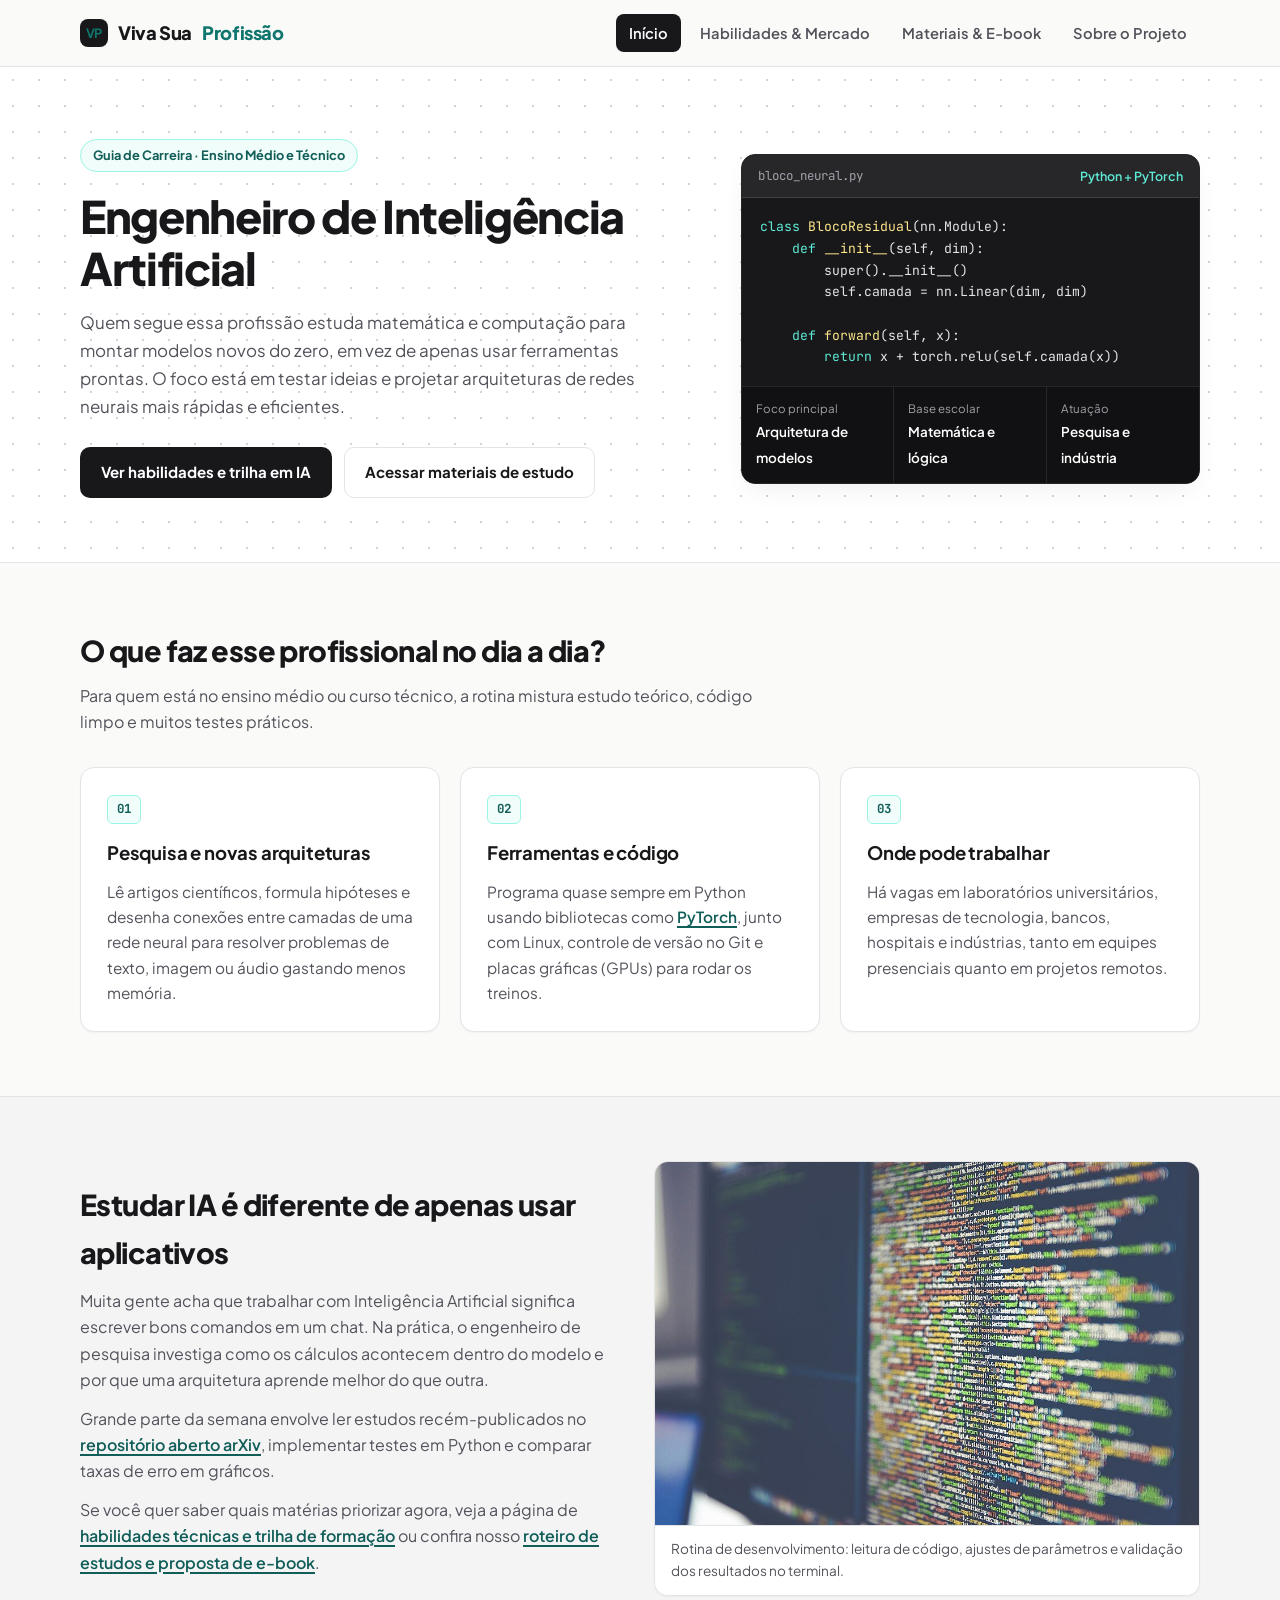
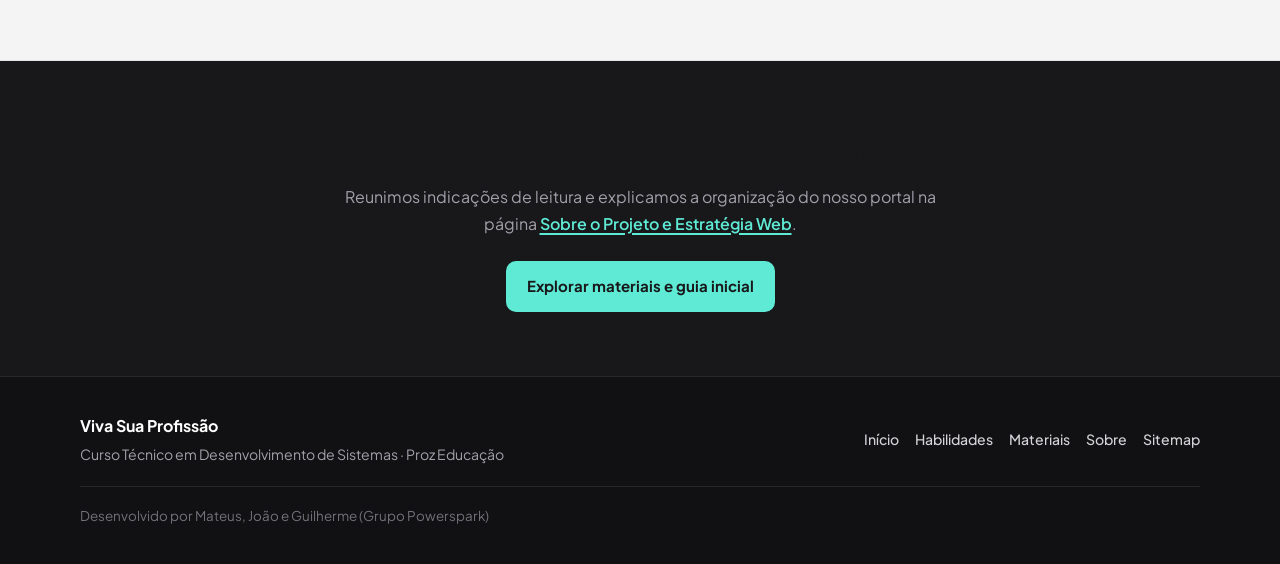
<file: index.html>
<!DOCTYPE html>
<html lang="pt-BR">
<head>
  <meta charset="UTF-8">
  <meta name="viewport" content="width=device-width, initial-scale=1.0">
  <title>Engenheiro de IA: O que Faz e Carreira | Viva Sua Profissão</title>
  <meta name="description" content="Descubra o que faz o Engenheiro de Inteligência Artificial, como projetar novas arquiteturas de IA, o mercado atual e por onde começar a estudar.">
  <link rel="preconnect" href="https://fonts.googleapis.com">
  <link rel="preconnect" href="https://fonts.gstatic.com" crossorigin>
  <link href="https://fonts.googleapis.com/css2?family=JetBrains+Mono:wght@400;600&family=Plus+Jakarta+Sans:wght@400;500;600;700;800&display=swap" rel="stylesheet">
  <link rel="stylesheet" href="css/style.css">
</head>
<body>

  <header class="topo">
    <div class="container">
      <a href="index.html" class="logo">
        <span class="logo-marca" aria-hidden="true">VP</span>
        Viva Sua <span>Profissão</span>
      </a>
      <nav aria-label="Menu principal">
        <ul class="menu">
          <li><a href="index.html" class="ativo">Início</a></li>
          <li><a href="pages/habilidades.html">Habilidades &amp; Mercado</a></li>
          <li><a href="pages/materiais.html">Materiais &amp; E-book</a></li>
          <li><a href="pages/sobre.html">Sobre o Projeto</a></li>
        </ul>
      </nav>
    </div>
  </header>

  <main>
    <section class="hero">
      <div class="container">
        <div class="hero-grid">
          <div>
            <span class="etiqueta">Guia de Carreira · Ensino Médio e Técnico</span>
            <h1>Engenheiro de Inteligência Artificial</h1>
            <p class="hero-texto">
              Quem segue essa profissão estuda matemática e computação para montar modelos novos do zero,
              em vez de apenas usar ferramentas prontas. O foco está em testar ideias e projetar arquiteturas
              de redes neurais mais rápidas e eficientes.
            </p>
            <div class="botoes-hero">
              <a href="pages/habilidades.html" class="btn btn-primario">Ver habilidades e trilha em IA</a>
              <a href="pages/materiais.html" class="btn btn-secundario">Acessar materiais de estudo</a>
            </div>
          </div>

          <aside class="painel-codigo" aria-label="Exemplo de bloco de arquitetura neural em Python">
            <div class="painel-topo">
              <span class="mono">bloco_neural.py</span>
              <strong>Python + PyTorch</strong>
            </div>
            <pre><code><span class="c-kw">class</span> <span class="c-fn">BlocoResidual</span>(nn.Module):
    <span class="c-kw">def</span> <span class="c-fn">__init__</span>(self, dim):
        super().__init__()
        self.camada = nn.Linear(dim, dim)

    <span class="c-kw">def</span> <span class="c-fn">forward</span>(self, x):
        <span class="c-kw">return</span> x + torch.relu(self.camada(x))</code></pre>
            <div class="painel-resumo">
              <div class="painel-item">
                <span>Foco principal</span>
                <strong>Arquitetura de modelos</strong>
              </div>
              <div class="painel-item">
                <span>Base escolar</span>
                <strong>Matemática e lógica</strong>
              </div>
              <div class="painel-item">
                <span>Atuação</span>
                <strong>Pesquisa e indústria</strong>
              </div>
            </div>
          </aside>
        </div>
      </div>
    </section>

    <section class="secao">
      <div class="container">
        <div class="cabecalho-secao">
          <h2>O que faz esse profissional no dia a dia?</h2>
          <p class="subtitulo">
            Para quem está no ensino médio ou curso técnico, a rotina mistura estudo teórico, código limpo e muitos testes práticos.
          </p>
        </div>

        <div class="grid-cards">
          <article class="card">
            <span class="card-indice">01</span>
            <h3>Pesquisa e novas arquiteturas</h3>
            <p>
              Lê artigos científicos, formula hipóteses e desenha conexões entre camadas de uma rede neural
              para resolver problemas de texto, imagem ou áudio gastando menos memória.
            </p>
          </article>

          <article class="card">
            <span class="card-indice">02</span>
            <h3>Ferramentas e código</h3>
            <p>
              Programa quase sempre em Python usando bibliotecas como
              <a href="https://pytorch.org/" class="link-contextual" target="_blank" rel="noopener noreferrer">PyTorch</a>,
              junto com Linux, controle de versão no Git e placas gráficas (GPUs) para rodar os treinos.
            </p>
          </article>

          <article class="card">
            <span class="card-indice">03</span>
            <h3>Onde pode trabalhar</h3>
            <p>
              Há vagas em laboratórios universitários, empresas de tecnologia, bancos, hospitais e indústrias,
              tanto em equipes presenciais quanto em projetos remotos.
            </p>
          </article>
        </div>
      </div>
    </section>

    <section class="secao secao-cinza">
      <div class="container">
        <div class="grid-duas-colunas">
          <div class="bloco-texto">
            <h2>Estudar IA é diferente de apenas usar aplicativos</h2>
            <p>
              Muita gente acha que trabalhar com Inteligência Artificial significa escrever bons comandos em
              um chat. Na prática, o engenheiro de pesquisa investiga como os cálculos acontecem dentro do
              modelo e por que uma arquitetura aprende melhor do que outra.
            </p>
            <p>
              Grande parte da semana envolve ler estudos recém-publicados no
              <a href="https://arxiv.org/list/cs.LG/recent" class="link-contextual" target="_blank" rel="noopener noreferrer">repositório aberto arXiv</a>,
              implementar testes em Python e comparar taxas de erro em gráficos.
            </p>
            <p>
              Se você quer saber quais matérias priorizar agora, veja a página de
              <a href="pages/habilidades.html" class="link-contextual">habilidades técnicas e trilha de formação</a>
              ou confira nosso <a href="pages/materiais.html" class="link-contextual">roteiro de estudos e proposta de e-book</a>.
            </p>
          </div>

          <figure class="midia-destaque">
            <img
              src="img/rotina-codigo-pesquisa.jpg"
              alt="Monitor com código fonte colorido exibido em tela escura durante sessão de programação"
              width="960"
              height="640"
              loading="lazy"
            >
            <figcaption>
              Rotina de desenvolvimento: leitura de código, ajustes de parâmetros e validação dos resultados no terminal.
            </figcaption>
          </figure>
        </div>
      </div>
    </section>

    <section class="secao secao-escura">
      <div class="container">
        <h2>Quer entender o próximo passo na área?</h2>
        <p>
          Reunimos indicações de leitura e explicamos a organização do nosso portal na página
          <a href="pages/sobre.html" class="link-contextual">Sobre o Projeto e Estratégia Web</a>.
        </p>
        <a href="pages/materiais.html" class="btn btn-primario">Explorar materiais e guia inicial</a>
      </div>
    </section>
  </main>

  <footer class="rodape">
    <div class="container">
      <div class="rodape-conteudo">
        <div>
          <p class="rodape-marca">Viva Sua Profissão</p>
          <p>Curso Técnico em Desenvolvimento de Sistemas · Proz Educação</p>
        </div>
        <ul class="rodape-links" aria-label="Links do rodapé">
          <li><a href="index.html">Início</a></li>
          <li><a href="pages/habilidades.html">Habilidades</a></li>
          <li><a href="pages/materiais.html">Materiais</a></li>
          <li><a href="pages/sobre.html">Sobre</a></li>
          <li><a href="sitemap.xml">Sitemap</a></li>
        </ul>
      </div>
      <p class="creditos">Desenvolvido por Mateus, João e Guilherme (Grupo Powerspark)</p>
    </div>
  </footer>

</body>
</html>
</file>
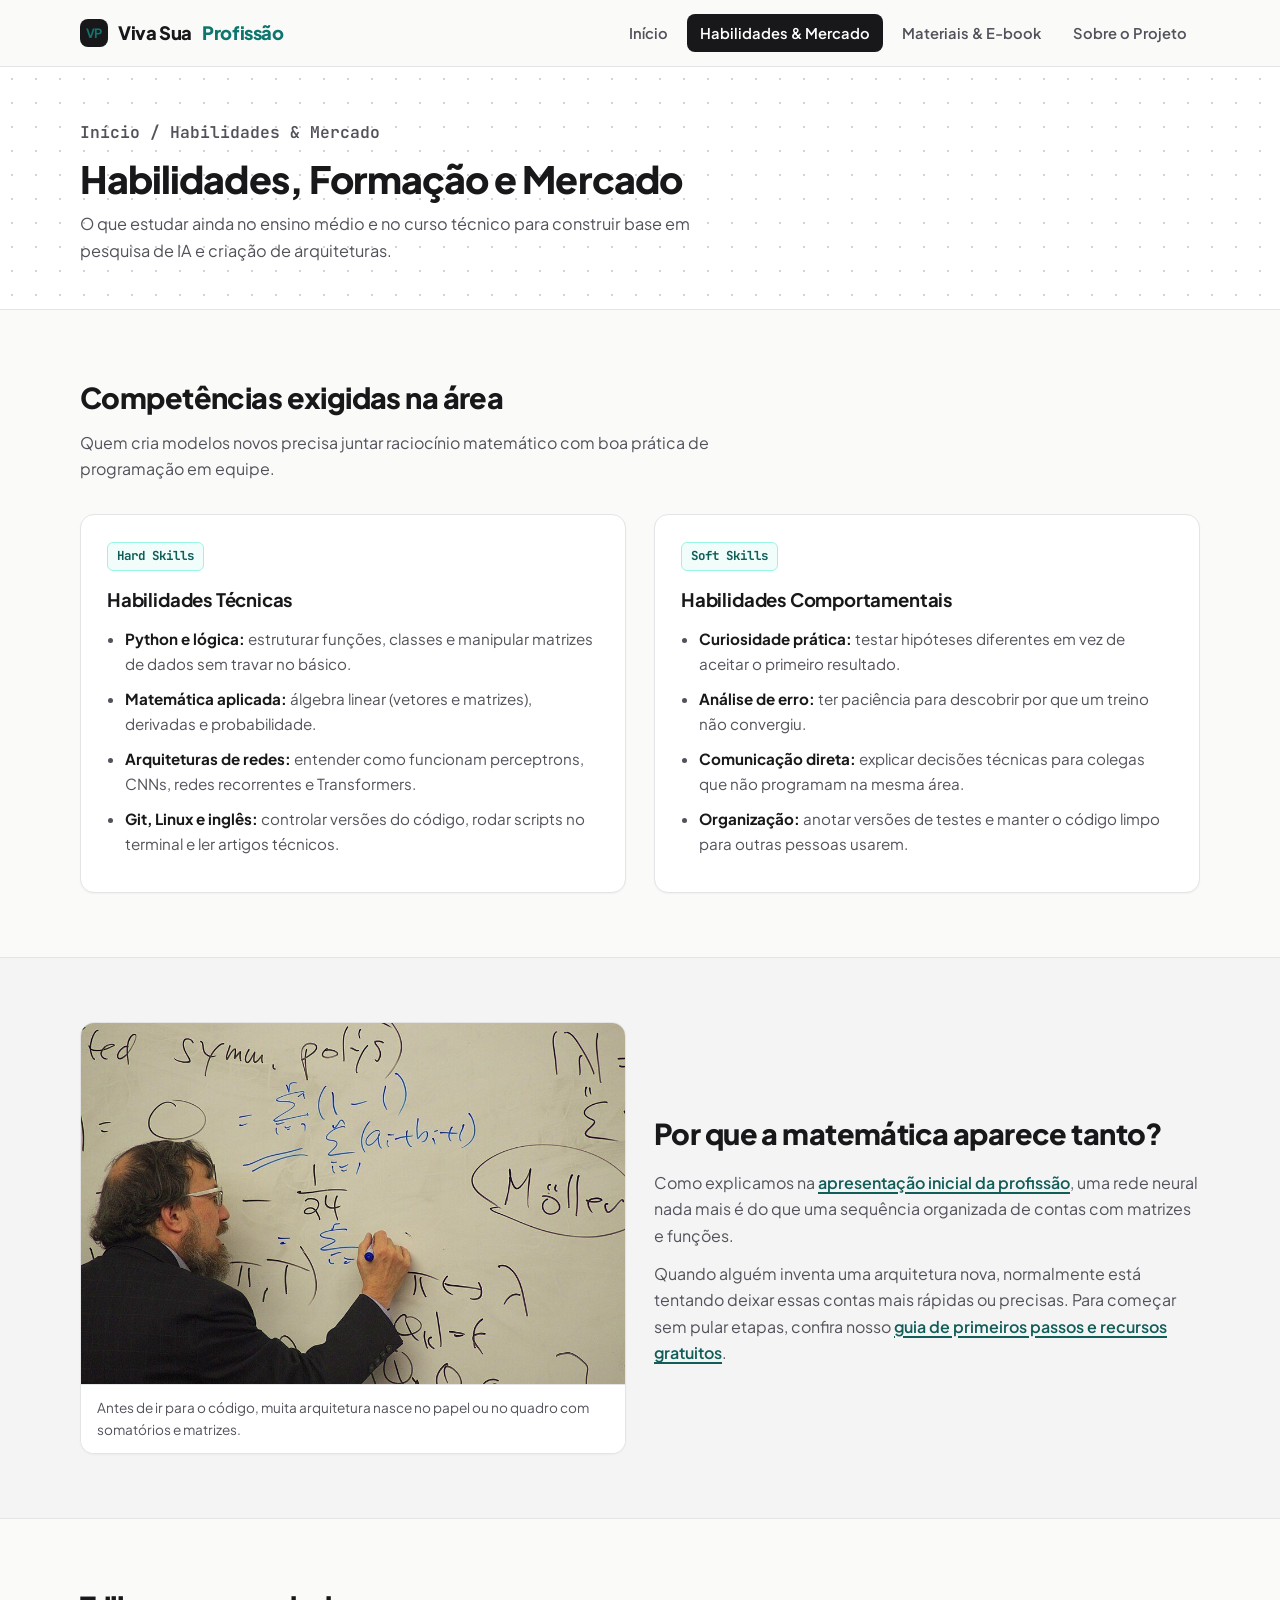
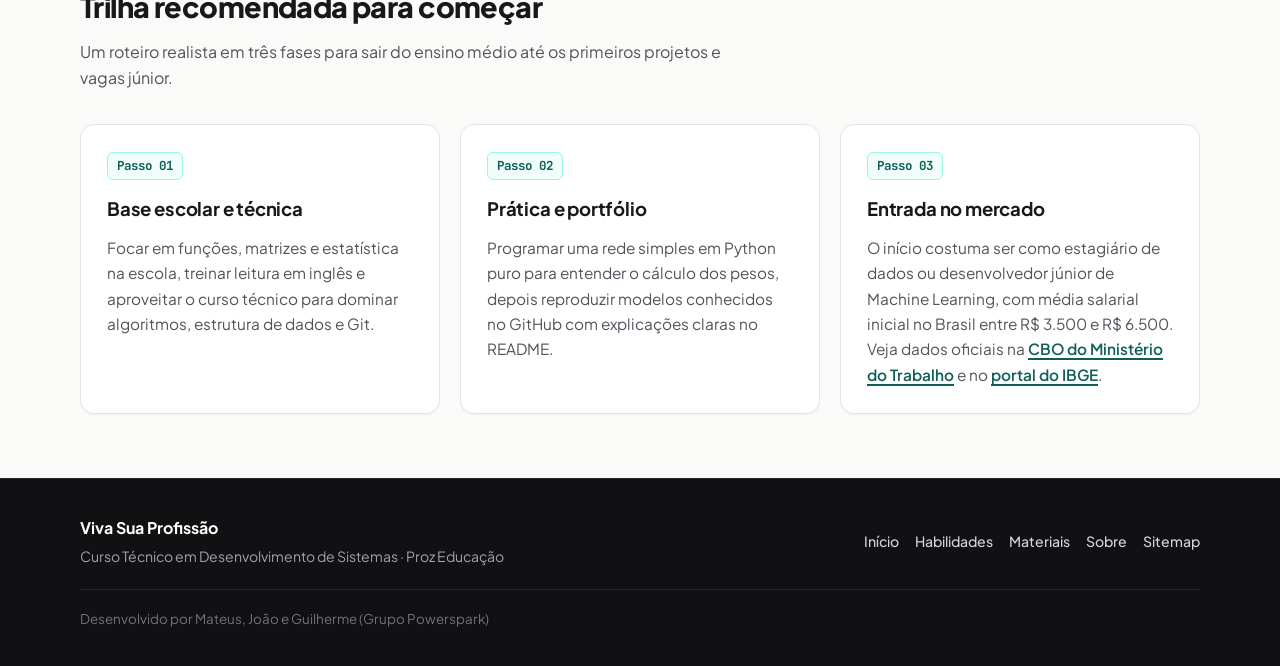
<file: pages/habilidades.html>
<!DOCTYPE html>
<html lang="pt-BR">
<head>
  <meta charset="UTF-8">
  <meta name="viewport" content="width=device-width, initial-scale=1.0">
  <title>Habilidades, Formação e Mercado de IA | Viva Sua Profissão</title>
  <meta name="description" content="Conheça as habilidades técnicas e comportamentais, a trilha de estudos, os cargos iniciais e as perspectivas do mercado para Engenheiro de IA.">
  <link rel="preconnect" href="https://fonts.googleapis.com">
  <link rel="preconnect" href="https://fonts.gstatic.com" crossorigin>
  <link href="https://fonts.googleapis.com/css2?family=JetBrains+Mono:wght@400;600&family=Plus+Jakarta+Sans:wght@400;500;600;700;800&display=swap" rel="stylesheet">
  <link rel="stylesheet" href="../css/style.css">
</head>
<body>

  <header class="topo">
    <div class="container">
      <a href="../index.html" class="logo">
        <span class="logo-marca" aria-hidden="true">VP</span>
        Viva Sua <span>Profissão</span>
      </a>
      <nav aria-label="Menu principal">
        <ul class="menu">
          <li><a href="../index.html">Início</a></li>
          <li><a href="habilidades.html" class="ativo">Habilidades &amp; Mercado</a></li>
          <li><a href="materiais.html">Materiais &amp; E-book</a></li>
          <li><a href="sobre.html">Sobre o Projeto</a></li>
        </ul>
      </nav>
    </div>
  </header>

  <main>
    <section class="cabecalho-pagina">
      <div class="container">
        <p class="trilha-pagina mono">Início / Habilidades &amp; Mercado</p>
        <h1>Habilidades, Formação e Mercado</h1>
        <p>
          O que estudar ainda no ensino médio e no curso técnico para construir base em pesquisa de IA e criação de arquiteturas.
        </p>
      </div>
    </section>

    <section class="secao">
      <div class="container">
        <div class="cabecalho-secao">
          <h2>Competências exigidas na área</h2>
          <p class="subtitulo">
            Quem cria modelos novos precisa juntar raciocínio matemático com boa prática de programação em equipe.
          </p>
        </div>

        <div class="grid-duas-colunas topo-alinhado">
          <article class="card">
            <span class="card-indice">Hard Skills</span>
            <h3>Habilidades Técnicas</h3>
            <ul class="lista-simples">
              <li><strong>Python e lógica:</strong> estruturar funções, classes e manipular matrizes de dados sem travar no básico.</li>
              <li><strong>Matemática aplicada:</strong> álgebra linear (vetores e matrizes), derivadas e probabilidade.</li>
              <li><strong>Arquiteturas de redes:</strong> entender como funcionam perceptrons, CNNs, redes recorrentes e Transformers.</li>
              <li><strong>Git, Linux e inglês:</strong> controlar versões do código, rodar scripts no terminal e ler artigos técnicos.</li>
            </ul>
          </article>

          <article class="card">
            <span class="card-indice">Soft Skills</span>
            <h3>Habilidades Comportamentais</h3>
            <ul class="lista-simples">
              <li><strong>Curiosidade prática:</strong> testar hipóteses diferentes em vez de aceitar o primeiro resultado.</li>
              <li><strong>Análise de erro:</strong> ter paciência para descobrir por que um treino não convergiu.</li>
              <li><strong>Comunicação direta:</strong> explicar decisões técnicas para colegas que não programam na mesma área.</li>
              <li><strong>Organização:</strong> anotar versões de testes e manter o código limpo para outras pessoas usarem.</li>
            </ul>
          </article>
        </div>
      </div>
    </section>

    <section class="secao secao-cinza">
      <div class="container">
        <div class="grid-duas-colunas">
          <figure class="midia-destaque">
            <img
              src="../img/matematica-quadro-pesquisa.jpg"
              alt="Pesquisador escrevendo equações e somatórios matemáticos em um quadro branco durante estudo teórico"
              width="960"
              height="636"
              loading="lazy"
            >
            <figcaption>
              Antes de ir para o código, muita arquitetura nasce no papel ou no quadro com somatórios e matrizes.
            </figcaption>
          </figure>

          <div class="bloco-texto">
            <h2>Por que a matemática aparece tanto?</h2>
            <p>
              Como explicamos na <a href="../index.html" class="link-contextual">apresentação inicial da profissão</a>,
              uma rede neural nada mais é do que uma sequência organizada de contas com matrizes e funções.
            </p>
            <p>
              Quando alguém inventa uma arquitetura nova, normalmente está tentando deixar essas contas mais
              rápidas ou precisas. Para começar sem pular etapas, confira nosso
              <a href="materiais.html" class="link-contextual">guia de primeiros passos e recursos gratuitos</a>.
            </p>
          </div>
        </div>
      </div>
    </section>

    <section class="secao">
      <div class="container">
        <div class="cabecalho-secao">
          <h2>Trilha recomendada para começar</h2>
          <p class="subtitulo">
            Um roteiro realista em três fases para sair do ensino médio até os primeiros projetos e vagas júnior.
          </p>
        </div>

        <div class="grid-cards">
          <article class="card">
            <span class="card-indice">Passo 01</span>
            <h3>Base escolar e técnica</h3>
            <p>
              Focar em funções, matrizes e estatística na escola, treinar leitura em inglês e aproveitar o curso
              técnico para dominar algoritmos, estrutura de dados e Git.
            </p>
          </article>

          <article class="card">
            <span class="card-indice">Passo 02</span>
            <h3>Prática e portfólio</h3>
            <p>
              Programar uma rede simples em Python puro para entender o cálculo dos pesos, depois reproduzir
              modelos conhecidos no GitHub com explicações claras no README.
            </p>
          </article>

          <article class="card">
            <span class="card-indice">Passo 03</span>
            <h3>Entrada no mercado</h3>
            <p>
              O início costuma ser como estagiário de dados ou desenvolvedor júnior de Machine Learning, com
              média salarial inicial no Brasil entre R$ 3.500 e R$ 6.500. Veja dados oficiais na
              <a href="https://www.gov.br/trabalho-e-emprego/pt-br/assuntos/cbo" class="link-contextual" target="_blank" rel="noopener noreferrer">CBO do Ministério do Trabalho</a>
              e no <a href="https://www.ibge.gov.br/" class="link-contextual" target="_blank" rel="noopener noreferrer">portal do IBGE</a>.
            </p>
          </article>
        </div>
      </div>
    </section>
  </main>

  <footer class="rodape">
    <div class="container">
      <div class="rodape-conteudo">
        <div>
          <p class="rodape-marca">Viva Sua Profissão</p>
          <p>Curso Técnico em Desenvolvimento de Sistemas · Proz Educação</p>
        </div>
        <ul class="rodape-links" aria-label="Links do rodapé">
          <li><a href="../index.html">Início</a></li>
          <li><a href="habilidades.html">Habilidades</a></li>
          <li><a href="materiais.html">Materiais</a></li>
          <li><a href="sobre.html">Sobre</a></li>
          <li><a href="../sitemap.xml">Sitemap</a></li>
        </ul>
      </div>
      <p class="creditos">Desenvolvido por Mateus, João e Guilherme (Grupo Powerspark)</p>
    </div>
  </footer>

</body>
</html>
</file>
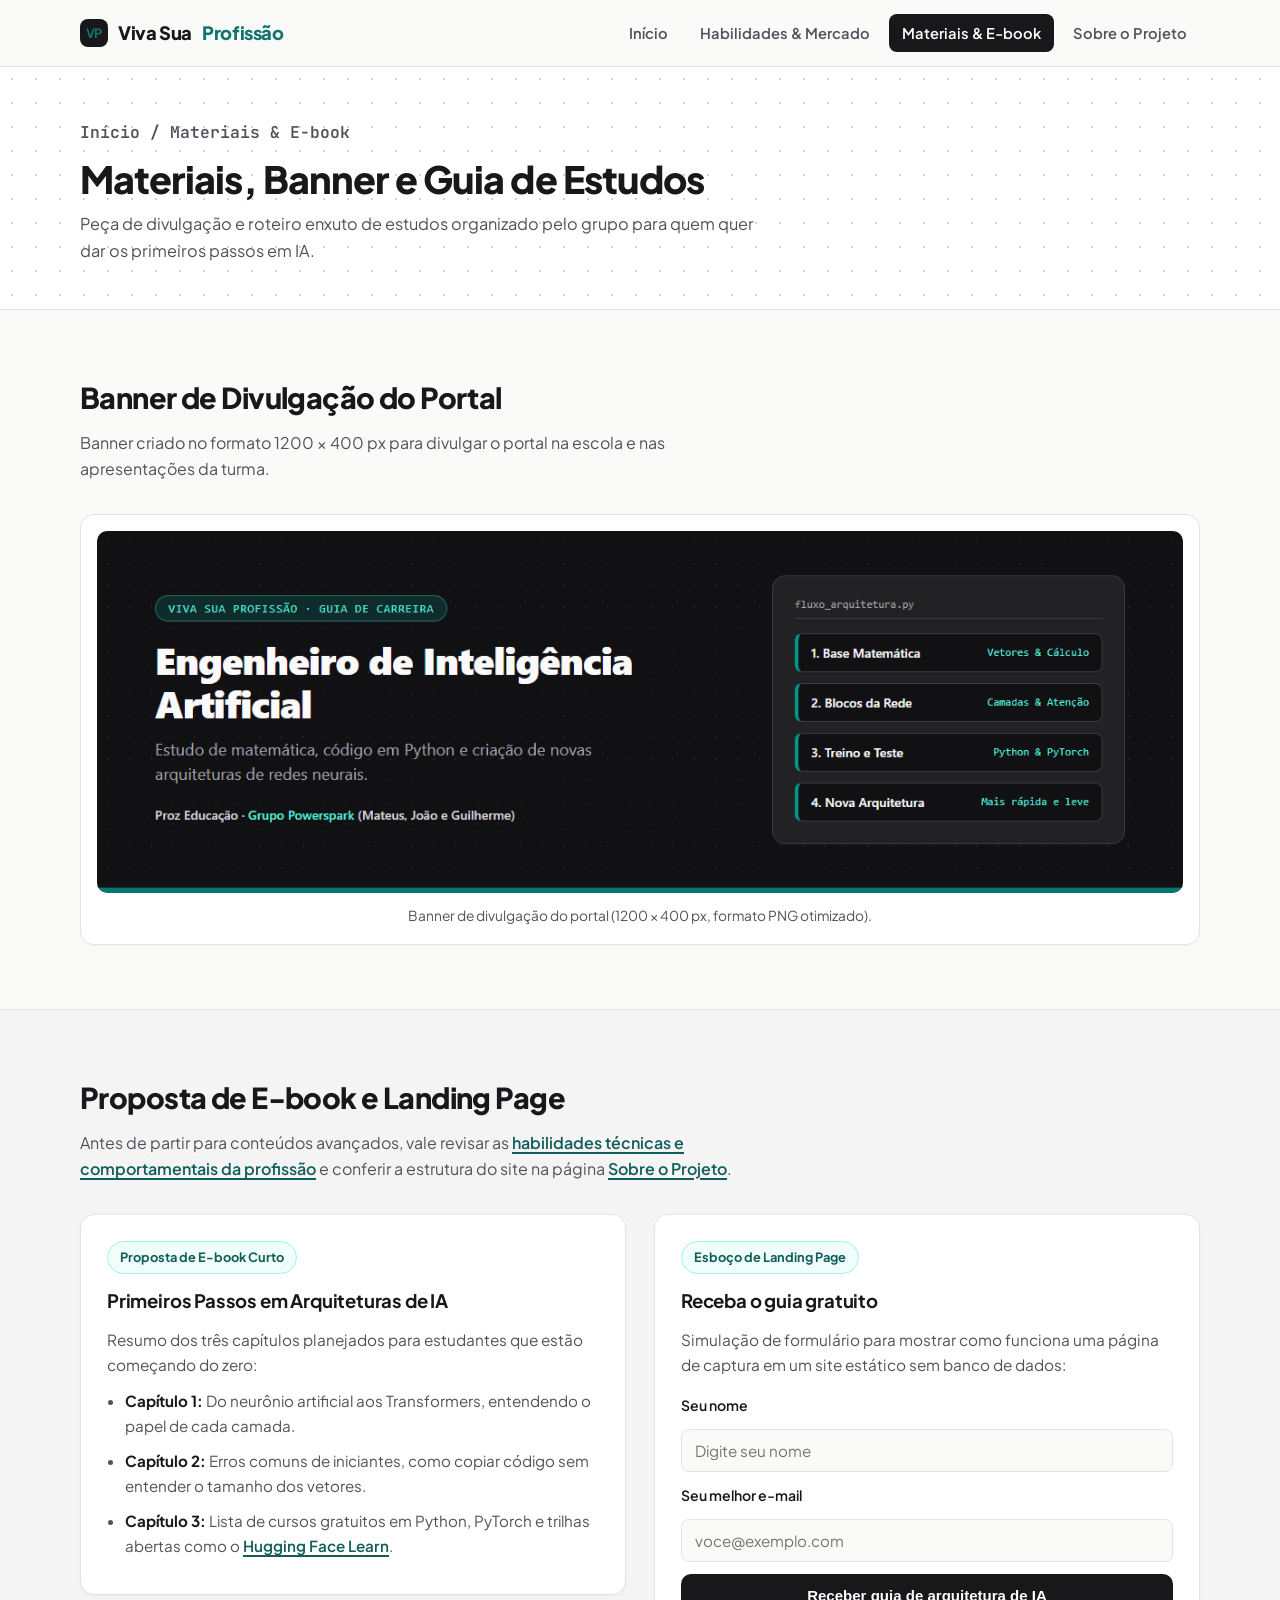
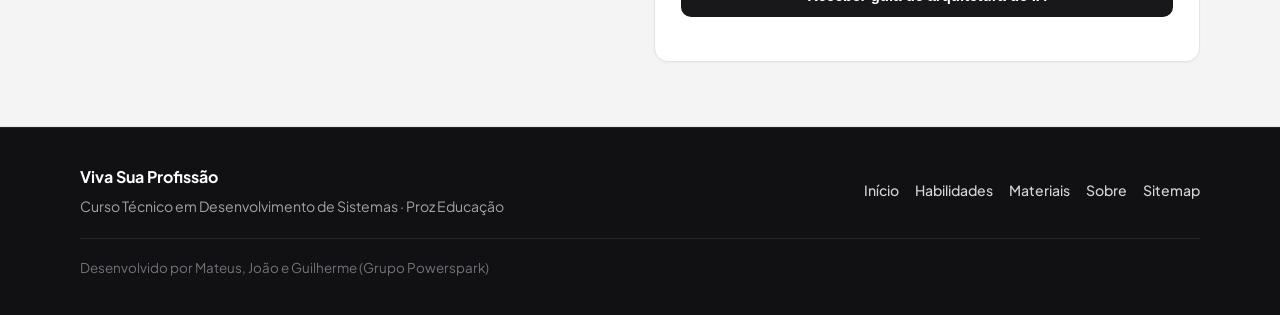
<file: pages/materiais.html>
<!DOCTYPE html>
<html lang="pt-BR">
<head>
  <meta charset="UTF-8">
  <meta name="viewport" content="width=device-width, initial-scale=1.0">
  <title>Guia e Materiais de Arquitetura de IA | Viva Sua Profissão</title>
  <meta name="description" content="Confira o banner oficial do portal, a proposta de e-book sobre arquiteturas de IA e recursos gratuitos para iniciar seus estudos com segurança.">
  <link rel="preconnect" href="https://fonts.googleapis.com">
  <link rel="preconnect" href="https://fonts.gstatic.com" crossorigin>
  <link href="https://fonts.googleapis.com/css2?family=JetBrains+Mono:wght@400;600&family=Plus+Jakarta+Sans:wght@400;500;600;700;800&display=swap" rel="stylesheet">
  <link rel="stylesheet" href="../css/style.css">
</head>
<body>

  <header class="topo">
    <div class="container">
      <a href="../index.html" class="logo">
        <span class="logo-marca" aria-hidden="true">VP</span>
        Viva Sua <span>Profissão</span>
      </a>
      <nav aria-label="Menu principal">
        <ul class="menu">
          <li><a href="../index.html">Início</a></li>
          <li><a href="habilidades.html">Habilidades &amp; Mercado</a></li>
          <li><a href="materiais.html" class="ativo">Materiais &amp; E-book</a></li>
          <li><a href="sobre.html">Sobre o Projeto</a></li>
        </ul>
      </nav>
    </div>
  </header>

  <main>
    <section class="cabecalho-pagina">
      <div class="container">
        <p class="trilha-pagina mono">Início / Materiais &amp; E-book</p>
        <h1>Materiais, Banner e Guia de Estudos</h1>
        <p>
          Peça de divulgação e roteiro enxuto de estudos organizado pelo grupo para quem quer dar os primeiros passos em IA.
        </p>
      </div>
    </section>

    <section class="secao">
      <div class="container">
        <div class="cabecalho-secao">
          <h2>Banner de Divulgação do Portal</h2>
          <p class="subtitulo">
            Banner criado no formato 1200 × 400 px para divulgar o portal na escola e nas apresentações da turma.
          </p>
        </div>

        <figure class="caixa-banner">
          <img
            src="../img/banner-carreira-ia.png"
            alt="Banner do portal Viva Sua Profissão com título Engenheiro de Inteligência Artificial e fluxo de arquitetura em quatro etapas"
            width="1200"
            height="400"
          >
          <figcaption>
            Banner de divulgação do portal (1200 × 400 px, formato PNG otimizado).
          </figcaption>
        </figure>
      </div>
    </section>

    <section class="secao secao-cinza">
      <div class="container">
        <div class="cabecalho-secao">
          <h2>Proposta de E-book e Landing Page</h2>
          <p class="subtitulo">
            Antes de partir para conteúdos avançados, vale revisar as
            <a href="habilidades.html" class="link-contextual">habilidades técnicas e comportamentais da profissão</a>
            e conferir a estrutura do site na página <a href="sobre.html" class="link-contextual">Sobre o Projeto</a>.
          </p>
        </div>

        <div class="grid-duas-colunas topo-alinhado">
          <article class="card">
            <span class="etiqueta">Proposta de E-book Curto</span>
            <h3>Primeiros Passos em Arquiteturas de IA</h3>
            <p>Resumo dos três capítulos planejados para estudantes que estão começando do zero:</p>
            <ul class="lista-simples">
              <li><strong>Capítulo 1:</strong> Do neurônio artificial aos Transformers, entendendo o papel de cada camada.</li>
              <li><strong>Capítulo 2:</strong> Erros comuns de iniciantes, como copiar código sem entender o tamanho dos vetores.</li>
              <li><strong>Capítulo 3:</strong> Lista de cursos gratuitos em Python, PyTorch e trilhas abertas como o
                <a href="https://huggingface.co/learn" class="link-contextual" target="_blank" rel="noopener noreferrer">Hugging Face Learn</a>.
              </li>
            </ul>
          </article>

          <article class="card">
            <span class="etiqueta">Esboço de Landing Page</span>
            <h3>Receba o guia gratuito</h3>
            <p>
              Simulação de formulário para mostrar como funciona uma página de captura em um site estático sem banco de dados:
            </p>
            <form class="form-simulado" id="form-ebook">
              <label for="nome">Seu nome</label>
              <input type="text" id="nome" name="nome" placeholder="Digite seu nome" required>

              <label for="email">Seu melhor e-mail</label>
              <input type="email" id="email" name="email" placeholder="voce@exemplo.com" required>

              <button type="submit" class="btn btn-primario">Receber guia de arquitetura de IA</button>
              <p id="form-feedback" class="form-feedback" aria-live="polite"></p>
            </form>
          </article>
        </div>
      </div>
    </section>
  </main>

  <footer class="rodape">
    <div class="container">
      <div class="rodape-conteudo">
        <div>
          <p class="rodape-marca">Viva Sua Profissão</p>
          <p>Curso Técnico em Desenvolvimento de Sistemas · Proz Educação</p>
        </div>
        <ul class="rodape-links" aria-label="Links do rodapé">
          <li><a href="../index.html">Início</a></li>
          <li><a href="habilidades.html">Habilidades</a></li>
          <li><a href="materiais.html">Materiais</a></li>
          <li><a href="sobre.html">Sobre</a></li>
          <li><a href="../sitemap.xml">Sitemap</a></li>
        </ul>
      </div>
      <p class="creditos">Desenvolvido por Mateus, João e Guilherme (Grupo Powerspark)</p>
    </div>
  </footer>

  <script>
    document.getElementById('form-ebook').addEventListener('submit', function (event) {
      event.preventDefault();
      var nome = document.getElementById('nome').value.trim();
      var feedback = document.getElementById('form-feedback');
      feedback.textContent = 'Simulação registrada para ' + (nome || 'visitante') + '. Como o GitHub Pages hospeda apenas arquivos estáticos, não há envio para banco de dados.';
    });
  </script>

</body>
</html>
</file>
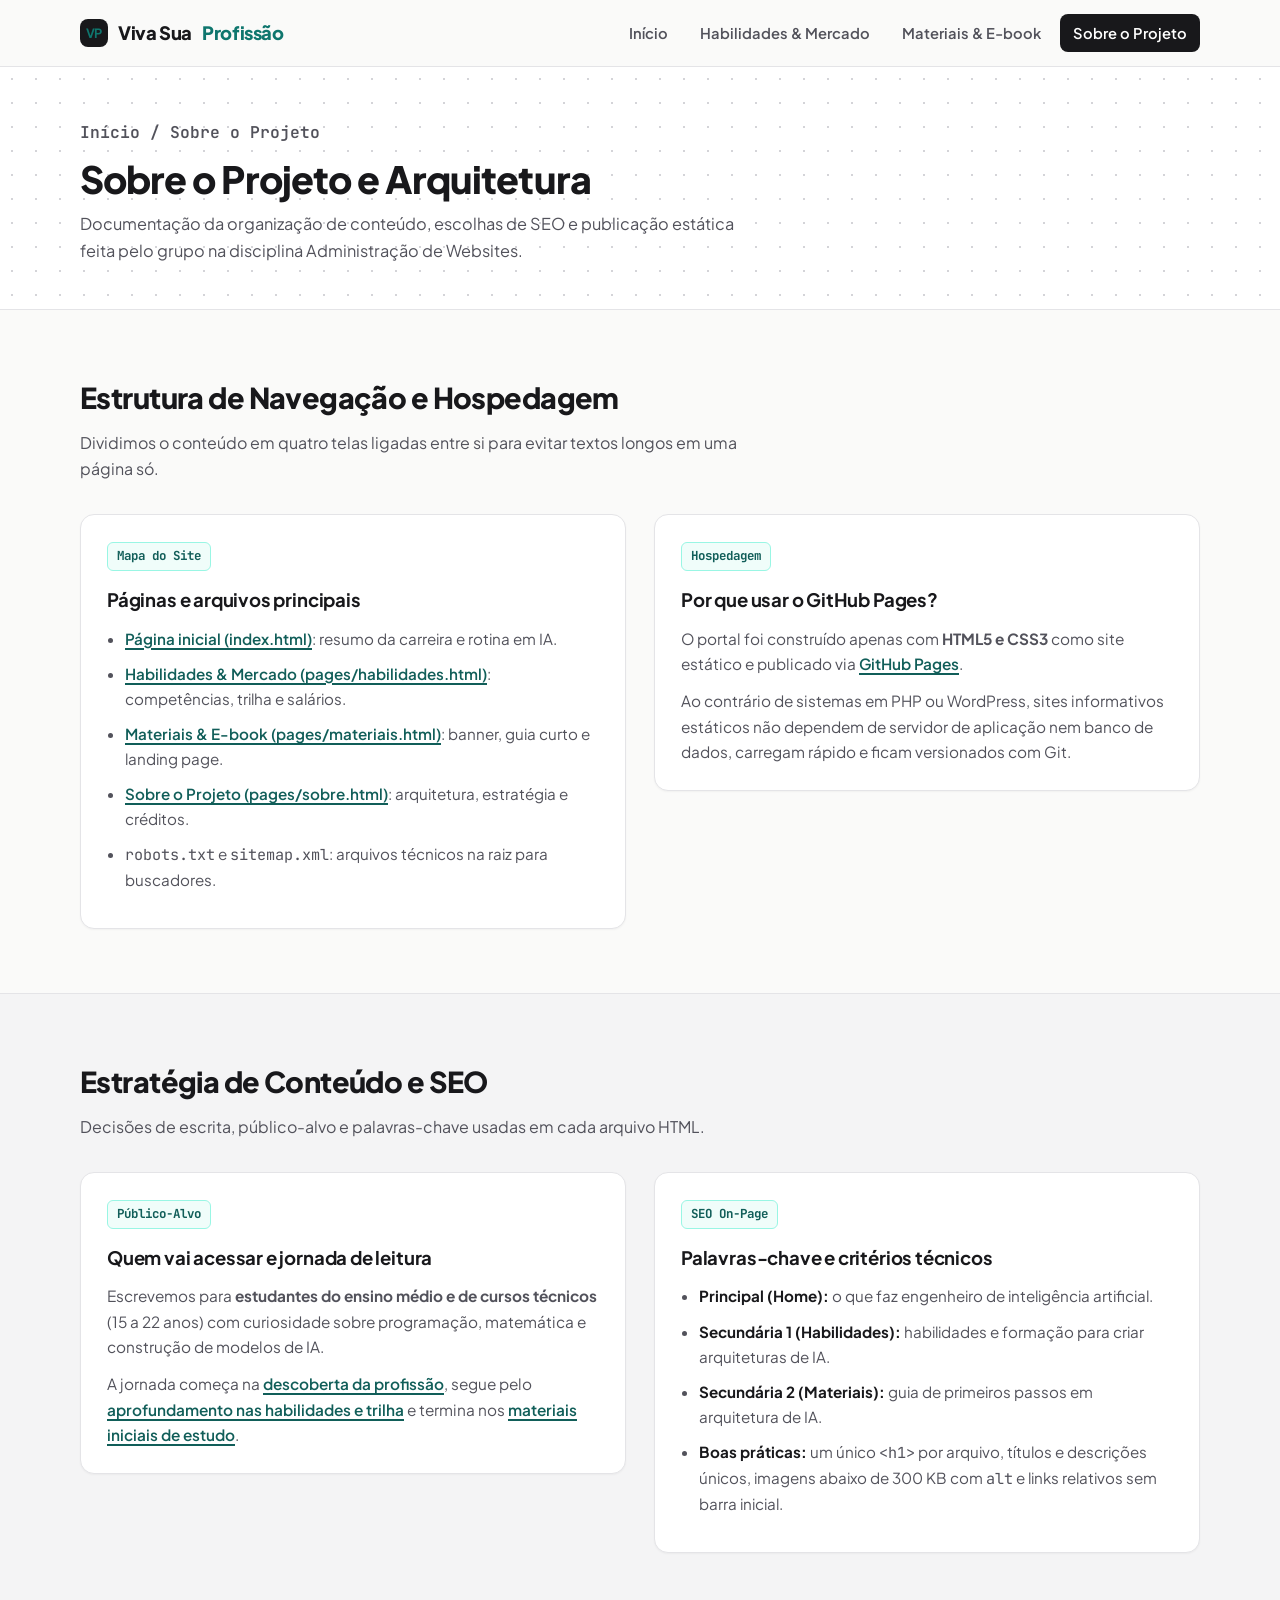
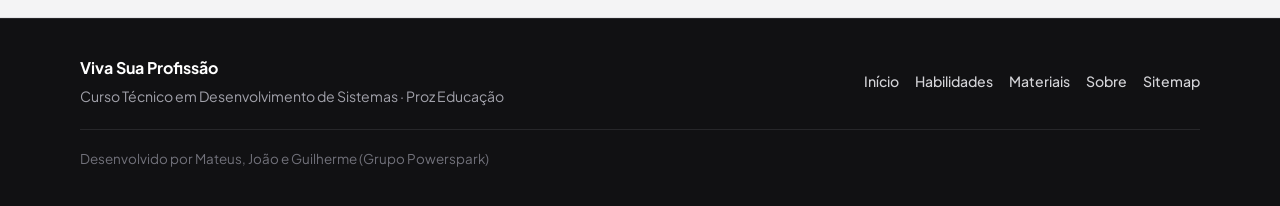
<file: pages/sobre.html>
<!DOCTYPE html>
<html lang="pt-BR">
<head>
  <meta charset="UTF-8">
  <meta name="viewport" content="width=device-width, initial-scale=1.0">
  <title>Sobre o Projeto e Estratégia Web | Viva Sua Profissão</title>
  <meta name="description" content="Entenda o público-alvo, o mapa de navegação, as palavras-chave de SEO e por que este portal informativo estático usa HTML5, CSS3 e GitHub Pages.">
  <link rel="preconnect" href="https://fonts.googleapis.com">
  <link rel="preconnect" href="https://fonts.gstatic.com" crossorigin>
  <link href="https://fonts.googleapis.com/css2?family=JetBrains+Mono:wght@400;600&family=Plus+Jakarta+Sans:wght@400;500;600;700;800&display=swap" rel="stylesheet">
  <link rel="stylesheet" href="../css/style.css">
</head>
<body>

  <header class="topo">
    <div class="container">
      <a href="../index.html" class="logo">
        <span class="logo-marca" aria-hidden="true">VP</span>
        Viva Sua <span>Profissão</span>
      </a>
      <nav aria-label="Menu principal">
        <ul class="menu">
          <li><a href="../index.html">Início</a></li>
          <li><a href="habilidades.html">Habilidades &amp; Mercado</a></li>
          <li><a href="materiais.html">Materiais &amp; E-book</a></li>
          <li><a href="sobre.html" class="ativo">Sobre o Projeto</a></li>
        </ul>
      </nav>
    </div>
  </header>

  <main>
    <section class="cabecalho-pagina">
      <div class="container">
        <p class="trilha-pagina mono">Início / Sobre o Projeto</p>
        <h1>Sobre o Projeto e Arquitetura</h1>
        <p>
          Documentação da organização de conteúdo, escolhas de SEO e publicação estática feita pelo grupo na disciplina Administração de Websites.
        </p>
      </div>
    </section>

    <section class="secao">
      <div class="container">
        <div class="cabecalho-secao">
          <h2>Estrutura de Navegação e Hospedagem</h2>
          <p class="subtitulo">
            Dividimos o conteúdo em quatro telas ligadas entre si para evitar textos longos em uma página só.
          </p>
        </div>

        <div class="grid-duas-colunas topo-alinhado">
          <article class="card">
            <span class="card-indice">Mapa do Site</span>
            <h3>Páginas e arquivos principais</h3>
            <ul class="lista-simples">
              <li><a href="../index.html" class="link-contextual">Página inicial (index.html)</a>: resumo da carreira e rotina em IA.</li>
              <li><a href="habilidades.html" class="link-contextual">Habilidades &amp; Mercado (pages/habilidades.html)</a>: competências, trilha e salários.</li>
              <li><a href="materiais.html" class="link-contextual">Materiais &amp; E-book (pages/materiais.html)</a>: banner, guia curto e landing page.</li>
              <li><a href="sobre.html" class="link-contextual">Sobre o Projeto (pages/sobre.html)</a>: arquitetura, estratégia e créditos.</li>
              <li><code>robots.txt</code> e <code>sitemap.xml</code>: arquivos técnicos na raiz para buscadores.</li>
            </ul>
          </article>

          <article class="card">
            <span class="card-indice">Hospedagem</span>
            <h3>Por que usar o GitHub Pages?</h3>
            <p>
              O portal foi construído apenas com <strong>HTML5 e CSS3</strong> como site estático e publicado via
              <a href="https://docs.github.com/pt/pages" class="link-contextual" target="_blank" rel="noopener noreferrer">GitHub Pages</a>.
            </p>
            <p>
              Ao contrário de sistemas em PHP ou WordPress, sites informativos estáticos não dependem de servidor
              de aplicação nem banco de dados, carregam rápido e ficam versionados com Git.
            </p>
          </article>
        </div>
      </div>
    </section>

    <section class="secao secao-cinza">
      <div class="container">
        <div class="cabecalho-secao">
          <h2>Estratégia de Conteúdo e SEO</h2>
          <p class="subtitulo">
            Decisões de escrita, público-alvo e palavras-chave usadas em cada arquivo HTML.
          </p>
        </div>

        <div class="grid-duas-colunas topo-alinhado">
          <article class="card">
            <span class="card-indice">Público-Alvo</span>
            <h3>Quem vai acessar e jornada de leitura</h3>
            <p>
              Escrevemos para <strong>estudantes do ensino médio e de cursos técnicos</strong> (15 a 22 anos) com
              curiosidade sobre programação, matemática e construção de modelos de IA.
            </p>
            <p>
              A jornada começa na <a href="../index.html" class="link-contextual">descoberta da profissão</a>,
              segue pelo <a href="habilidades.html" class="link-contextual">aprofundamento nas habilidades e trilha</a>
              e termina nos <a href="materiais.html" class="link-contextual">materiais iniciais de estudo</a>.
            </p>
          </article>

          <article class="card">
            <span class="card-indice">SEO On-Page</span>
            <h3>Palavras-chave e critérios técnicos</h3>
            <ul class="lista-simples">
              <li><strong>Principal (Home):</strong> o que faz engenheiro de inteligência artificial.</li>
              <li><strong>Secundária 1 (Habilidades):</strong> habilidades e formação para criar arquiteturas de IA.</li>
              <li><strong>Secundária 2 (Materiais):</strong> guia de primeiros passos em arquitetura de IA.</li>
              <li><strong>Boas práticas:</strong> um único <code>&lt;h1&gt;</code> por arquivo, títulos e descrições únicos, imagens abaixo de 300 KB com <code>alt</code> e links relativos sem barra inicial.</li>
            </ul>
          </article>
        </div>
      </div>
    </section>
  </main>

  <footer class="rodape">
    <div class="container">
      <div class="rodape-conteudo">
        <div>
          <p class="rodape-marca">Viva Sua Profissão</p>
          <p>Curso Técnico em Desenvolvimento de Sistemas · Proz Educação</p>
        </div>
        <ul class="rodape-links" aria-label="Links do rodapé">
          <li><a href="../index.html">Início</a></li>
          <li><a href="habilidades.html">Habilidades</a></li>
          <li><a href="materiais.html">Materiais</a></li>
          <li><a href="sobre.html">Sobre</a></li>
          <li><a href="../sitemap.xml">Sitemap</a></li>
        </ul>
      </div>
      <p class="creditos">Desenvolvido por Mateus, João e Guilherme (Grupo Powerspark)</p>
    </div>
  </footer>

</body>
</html>
</file>
<file: css/style.css>
:root {
  --bg: #fafaf9;
  --surface: #ffffff;
  --surface-alt: #f4f4f5;
  --ink: #18181b;
  --ink-muted: #52525b;
  --border: #e4e4e7;
  --accent: #0f766e;
  --accent-dark: #115e59;
  --accent-soft: #f0fdfa;
  --accent-border: #99f6e4;
  --shadow-sm: 0 1px 2px rgba(24, 24, 27, 0.04);
  --shadow-md: 0 10px 28px -8px rgba(24, 24, 27, 0.08);
  --radius: 14px;
}

* {
  margin: 0;
  padding: 0;
  box-sizing: border-box;
}

body {
  font-family: "Plus Jakarta Sans", system-ui, -apple-system, "Segoe UI", Roboto, sans-serif;
  color: var(--ink);
  background-color: var(--bg);
  line-height: 1.65;
  -webkit-font-smoothing: antialiased;
  overflow-x: hidden;
}

code,
.mono {
  font-family: "JetBrains Mono", ui-monospace, SFMono-Regular, Menlo, Consolas, monospace;
}

img {
  max-width: 100%;
  height: auto;
  display: block;
}

.container {
  width: 90%;
  max-width: 1120px;
  margin: 0 auto;
}

.link-contextual {
  color: var(--accent-dark);
  font-weight: 600;
  text-decoration: underline;
  text-decoration-thickness: 1.5px;
  text-underline-offset: 3px;
}

.link-contextual:hover {
  color: var(--ink);
}

.secao-escura .link-contextual {
  color: #5eead4;
}

.secao-escura .link-contextual:hover {
  color: #ffffff;
}

.topo {
  position: sticky;
  top: 0;
  z-index: 40;
  background-color: rgba(250, 250, 249, 0.92);
  backdrop-filter: blur(10px);
  -webkit-backdrop-filter: blur(10px);
  border-bottom: 1px solid var(--border);
  padding: 14px 0;
}

.topo .container {
  display: flex;
  justify-content: space-between;
  align-items: center;
  flex-wrap: wrap;
  gap: 14px;
}

.logo {
  display: inline-flex;
  align-items: center;
  gap: 10px;
  color: var(--ink);
  text-decoration: none;
  font-size: 1.15rem;
  font-weight: 800;
  letter-spacing: -0.02em;
}

.logo-marca {
  width: 28px;
  height: 28px;
  border-radius: 8px;
  background-color: var(--ink);
  color: #5eead4;
  display: inline-flex;
  align-items: center;
  justify-content: center;
  font-size: 0.8rem;
  font-weight: 700;
}

.logo span {
  color: var(--accent);
}

.menu {
  list-style: none;
  display: flex;
  gap: 6px;
  flex-wrap: wrap;
}

.menu a {
  display: inline-block;
  color: var(--ink-muted);
  text-decoration: none;
  font-size: 0.92rem;
  font-weight: 600;
  padding: 7px 13px;
  border-radius: 8px;
  transition: background-color 0.18s ease, color 0.18s ease;
}

.menu a:hover {
  background-color: var(--surface-alt);
  color: var(--ink);
}

.menu a.ativo {
  background-color: var(--ink);
  color: #ffffff;
}

.hero {
  padding: 72px 0 64px;
  background-color: var(--surface);
  background-image: radial-gradient(#d4d4d8 1px, transparent 1px);
  background-size: 26px 26px;
  border-bottom: 1px solid var(--border);
}

.hero-grid {
  display: grid;
  grid-template-columns: minmax(0, 1.15fr) minmax(0, 0.85fr);
  gap: 40px;
  align-items: center;
}

.hero-grid > *,
.grid-duas-colunas > *,
.grid-cards > * {
  min-width: 0;
}

.etiqueta {
  display: inline-flex;
  align-items: center;
  gap: 8px;
  background-color: var(--accent-soft);
  color: var(--accent-dark);
  border: 1px solid var(--accent-border);
  padding: 5px 12px;
  border-radius: 999px;
  font-size: 0.8rem;
  font-weight: 700;
  margin-bottom: 18px;
}

.card .etiqueta {
  margin-bottom: 12px;
}

.hero h1 {
  font-size: clamp(1.95rem, 3.6vw, 2.8rem);
  line-height: 1.15;
  font-weight: 800;
  letter-spacing: -0.03em;
  color: var(--ink);
  margin-bottom: 16px;
}

.hero-texto {
  font-size: 1.06rem;
  color: var(--ink-muted);
  max-width: 560px;
  margin-bottom: 26px;
}

.botoes-hero {
  display: flex;
  gap: 12px;
  flex-wrap: wrap;
}

.painel-codigo {
  width: 100%;
  max-width: 100%;
  background-color: #18181b;
  color: #f4f4f5;
  border: 1px solid #27272a;
  border-radius: var(--radius);
  overflow: hidden;
  box-shadow: var(--shadow-md);
}

.painel-topo {
  display: flex;
  justify-content: space-between;
  align-items: center;
  padding: 11px 16px;
  background-color: #27272a;
  border-bottom: 1px solid #3f3f46;
  font-size: 0.78rem;
  color: #a1a1aa;
}

.painel-topo strong {
  color: #5eead4;
  font-weight: 600;
}

.painel-codigo pre {
  padding: 18px;
  font-family: "JetBrains Mono", ui-monospace, Consolas, monospace;
  font-size: 0.82rem;
  line-height: 1.65;
  overflow-x: auto;
  color: #e4e4e7;
}

.c-kw { color: #5eead4; }
.c-fn { color: #fde68a; }

.painel-resumo {
  display: grid;
  grid-template-columns: repeat(3, 1fr);
  border-top: 1px solid #27272a;
  background-color: #111113;
}

.painel-item {
  padding: 12px 14px;
  border-right: 1px solid #27272a;
}

.painel-item:last-child {
  border-right: none;
}

.painel-item span {
  display: block;
  font-size: 0.72rem;
  color: #a1a1aa;
}

.painel-item strong {
  font-size: 0.84rem;
  color: #ffffff;
  font-weight: 600;
}

.btn {
  display: inline-flex;
  align-items: center;
  justify-content: center;
  padding: 12px 20px;
  border-radius: 10px;
  text-decoration: none;
  font-weight: 700;
  font-size: 0.94rem;
  border: 1px solid transparent;
  cursor: pointer;
  transition: background-color 0.18s ease, border-color 0.18s ease, transform 0.15s ease;
}

.btn:hover {
  transform: translateY(-1px);
}

.btn-primario {
  background-color: var(--ink);
  color: #ffffff;
}

.btn-primario:hover {
  background-color: #27272a;
}

.btn-secundario {
  background-color: var(--surface);
  color: var(--ink);
  border-color: var(--border);
}

.btn-secundario:hover {
  background-color: var(--surface-alt);
  border-color: #d4d4d8;
}

.secao-escura .btn-primario {
  background-color: #5eead4;
  color: var(--ink);
}

.secao-escura .btn-primario:hover {
  background-color: #2dd4bf;
}

.cabecalho-pagina {
  background-color: var(--surface);
  background-image: radial-gradient(#d4d4d8 1px, transparent 1px);
  background-size: 24px 24px;
  padding: 52px 0 44px;
  border-bottom: 1px solid var(--border);
}

.trilha-pagina {
  font-size: 0.82rem;
  font-weight: 600;
  color: var(--accent-dark);
  margin-bottom: 10px;
}

.cabecalho-pagina h1 {
  font-size: clamp(1.7rem, 3vw, 2.35rem);
  line-height: 1.2;
  letter-spacing: -0.025em;
  font-weight: 800;
  color: var(--ink);
  margin-bottom: 10px;
}

.cabecalho-pagina p {
  color: var(--ink-muted);
  max-width: 680px;
  font-size: 1.02rem;
}

.secao {
  padding: 64px 0;
}

.secao-cinza {
  background-color: var(--surface-alt);
  border-top: 1px solid var(--border);
  border-bottom: 1px solid var(--border);
}

.secao-escura {
  background-color: var(--ink);
  color: #ffffff;
  text-align: center;
}

.secao-escura h2 {
  color: #ffffff;
}

.secao-escura p {
  max-width: 640px;
  margin: 12px auto 24px;
  color: #a1a1aa;
}

.cabecalho-secao {
  margin-bottom: 32px;
}

.secao h2 {
  font-size: clamp(1.4rem, 2.4vw, 1.8rem);
  letter-spacing: -0.02em;
  font-weight: 800;
  margin-bottom: 8px;
  color: var(--ink);
}

.subtitulo {
  color: var(--ink-muted);
  max-width: 680px;
}

.grid-cards {
  display: grid;
  grid-template-columns: repeat(auto-fit, minmax(min(100%, 270px), 1fr));
  gap: 20px;
}

.grid-duas-colunas {
  display: grid;
  grid-template-columns: repeat(auto-fit, minmax(min(100%, 320px), 1fr));
  gap: 28px;
  align-items: center;
}

.grid-duas-colunas.topo-alinhado {
  align-items: start;
}

.card {
  background-color: var(--surface);
  border: 1px solid var(--border);
  border-radius: var(--radius);
  padding: 26px;
  box-shadow: var(--shadow-sm);
  transition: transform 0.18s ease, box-shadow 0.18s ease, border-color 0.18s ease;
}

.card:hover {
  transform: translateY(-2px);
  box-shadow: var(--shadow-md);
  border-color: #d4d4d8;
}

.card-indice {
  display: inline-block;
  font-family: "JetBrains Mono", monospace;
  font-size: 0.78rem;
  font-weight: 700;
  color: var(--accent-dark);
  background-color: var(--accent-soft);
  border: 1px solid var(--accent-border);
  padding: 3px 9px;
  border-radius: 6px;
  margin-bottom: 14px;
}

.card h2,
.card h3 {
  color: var(--ink);
  font-size: 1.16rem;
  font-weight: 700;
  margin-bottom: 10px;
  letter-spacing: -0.01em;
}

.card p {
  color: var(--ink-muted);
  font-size: 0.96rem;
}

.card p + p {
  margin-top: 12px;
}

.bloco-texto p {
  color: var(--ink-muted);
  margin-top: 12px;
}

.lista-simples {
  padding-left: 18px;
  margin-top: 10px;
  color: var(--ink-muted);
  font-size: 0.95rem;
}

.lista-simples li {
  margin-bottom: 10px;
}

.lista-simples strong {
  color: var(--ink);
}

.midia-destaque {
  background-color: var(--surface);
  border: 1px solid var(--border);
  border-radius: var(--radius);
  overflow: hidden;
  box-shadow: var(--shadow-sm);
}

.midia-destaque img {
  width: 100%;
  height: auto;
  object-fit: cover;
}

.midia-destaque figcaption {
  padding: 12px 16px;
  font-size: 0.85rem;
  color: var(--ink-muted);
  background-color: var(--surface);
  border-top: 1px solid var(--border);
}

.caixa-banner {
  background-color: var(--surface);
  border: 1px solid var(--border);
  border-radius: var(--radius);
  padding: 16px;
  box-shadow: var(--shadow-sm);
}

.caixa-banner img {
  width: 100%;
  border-radius: 10px;
}

.caixa-banner figcaption {
  margin-top: 12px;
  font-size: 0.86rem;
  color: var(--ink-muted);
  text-align: center;
}

.form-simulado {
  display: flex;
  flex-direction: column;
  gap: 12px;
  margin-top: 16px;
}

.form-simulado label {
  font-weight: 600;
  font-size: 0.88rem;
  color: var(--ink);
}

.form-simulado input {
  padding: 11px 13px;
  border: 1px solid var(--border);
  border-radius: 8px;
  font-size: 0.95rem;
  font-family: inherit;
  width: 100%;
  background-color: var(--bg);
  transition: border-color 0.15s ease, box-shadow 0.15s ease;
}

.form-simulado input:focus {
  outline: none;
  border-color: var(--accent);
  background-color: var(--surface);
  box-shadow: 0 0 0 3px rgba(15, 118, 110, 0.14);
}

.form-feedback {
  margin-top: 6px;
  font-size: 0.9rem;
  color: var(--accent-dark);
  font-weight: 600;
}

.rodape {
  background-color: #111113;
  color: #a1a1aa;
  padding: 36px 0;
  font-size: 0.88rem;
  border-top: 1px solid #27272a;
}

.rodape-conteudo {
  display: flex;
  justify-content: space-between;
  align-items: center;
  flex-wrap: wrap;
  gap: 18px;
  padding-bottom: 20px;
  border-bottom: 1px solid #27272a;
}

.rodape-marca {
  color: #ffffff;
  font-weight: 700;
  font-size: 1rem;
  margin-bottom: 4px;
}

.rodape-links {
  display: flex;
  flex-wrap: wrap;
  gap: 16px;
  list-style: none;
}

.rodape-links a {
  color: #d4d4d8;
  text-decoration: none;
  font-weight: 500;
}

.rodape-links a:hover {
  color: #5eead4;
}

.creditos {
  margin-top: 18px;
  font-size: 0.84rem;
  color: #71717a;
}

@media (max-width: 860px) {
  .hero {
    padding: 48px 0;
  }

  .hero-grid {
    grid-template-columns: 1fr;
    gap: 28px;
  }

  .painel-resumo {
    grid-template-columns: 1fr;
  }

  .painel-item {
    border-right: none;
    border-bottom: 1px solid #27272a;
  }

  .painel-item:last-child {
    border-bottom: none;
  }
}

@media (max-width: 640px) {
  .secao {
    padding: 46px 0;
  }

  .topo .container {
    flex-direction: column;
    align-items: flex-start;
  }

  .menu {
    width: 100%;
    gap: 4px;
  }

  .menu a {
    padding: 6px 10px;
    font-size: 0.86rem;
  }

  .botoes-hero .btn {
    width: 100%;
  }

  .painel-codigo pre {
    font-size: 0.75rem;
    padding: 14px;
  }

  .rodape-conteudo {
    flex-direction: column;
    align-items: flex-start;
  }
}
</file>
